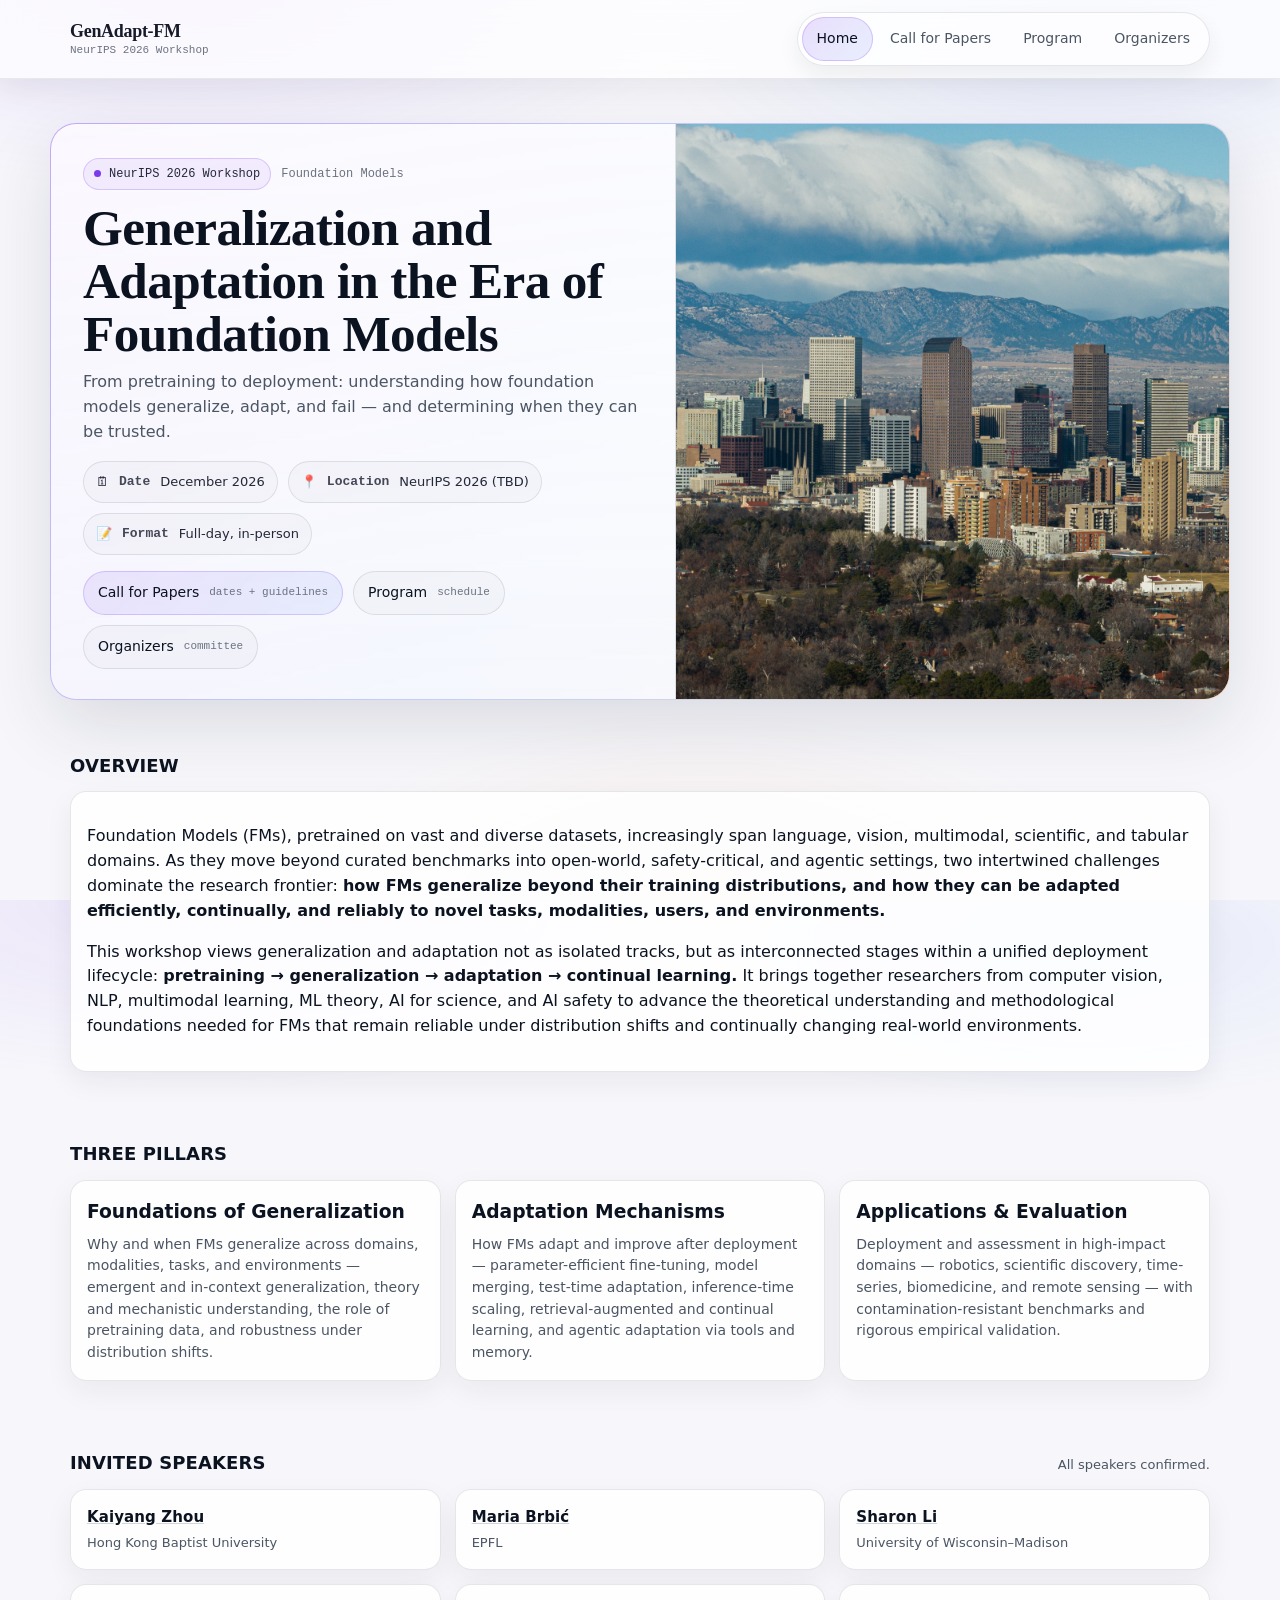
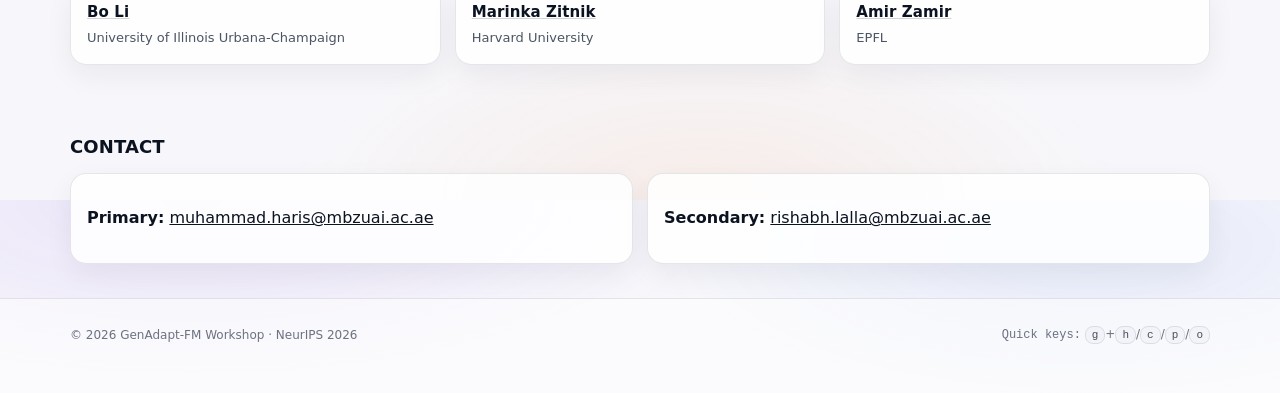
<file: index.html>
<!DOCTYPE html>
<html lang="en">
<head>
<meta charset="utf-8"/>
<meta content="width=device-width,initial-scale=1" name="viewport"/>
<title>GenAdapt-FM @ NeurIPS 2026 — Home</title>
<meta content="NeurIPS 2026 Workshop on Generalization and Adaptation in the Era of Foundation Models." name="description"/>
<meta content="#0a0f1f" name="theme-color"/>
<link href="styles.css" rel="stylesheet"/>
</head>
<body>
<div class="topbar">
<div class="container navwrap">
<div class="bar">
<a aria-label="Home" class="brand" href="index.html">
<span class="brandText">
<span class="brandTitle"><span class="brandAcr">GenAdapt-FM</span></span>
<span class="brandMeta">NeurIPS 2026 Workshop</span>
</span>
</a>
<button aria-label="Toggle menu" class="menuBtn">Menu ▾</button>
<nav aria-label="Primary navigation" class="nav">
<a href="index.html">Home</a>
<a href="call-for-papers.html">Call for Papers</a>
<a href="program.html">Program</a>
<a href="organizers.html">Organizers</a>
</nav>
</div>
</div>
</div>
<main>
<div class="container hero">
<div class="heroCard">
<div class="heroGrid">
<div class="heroText">
<div class="kicker">
<span class="pill"><span class="dot"></span>NeurIPS 2026 Workshop</span>
<span>Foundation Models</span>
</div>
<h1>Generalization and Adaptation in the Era of Foundation Models</h1>
<p class="sub">
From pretraining to deployment: understanding how foundation models generalize, adapt, and fail — and determining when they can be trusted.
</p>
<div class="infoRow">
<div class="chip">🗓 <b>Date</b> December 2026</div>
<div class="chip">📍 <b>Location</b> NeurIPS 2026 (TBD)</div>
<div class="chip">📝 <b>Format</b> Full-day, in-person</div>
</div>
<div class="actions">
<a class="btn primary" href="call-for-papers.html">Call for Papers <small>dates + guidelines</small></a>
<a class="btn" href="program.html">Program <small>schedule</small></a>
<a class="btn" href="organizers.html">Organizers <small>committee</small></a>
</div>
</div>
<div aria-hidden="true" class="heroArt">
<img alt="Abstract graphic" src="images/hero.jpg"/>
</div>
</div>
</div>
</div>
<section>
<div class="container">
<div class="sectionHead">
<h2>Overview</h2>
</div>
<div class="card">
<div class="cardPad">
<p>Foundation Models (FMs), pretrained on vast and diverse datasets, increasingly span language, vision, multimodal, scientific, and tabular domains. As they move beyond curated benchmarks into open-world, safety-critical, and agentic settings, two intertwined challenges dominate the research frontier: <b>how FMs generalize beyond their training distributions, and how they can be adapted efficiently, continually, and reliably to novel tasks, modalities, users, and environments.</b></p>
<p>This workshop views generalization and adaptation not as isolated tracks, but as interconnected stages within a unified deployment lifecycle: <b>pretraining → generalization → adaptation → continual learning.</b> It brings together researchers from computer vision, NLP, multimodal learning, ML theory, AI for science, and AI safety to advance the theoretical understanding and methodological foundations needed for FMs that remain reliable under distribution shifts and continually changing real-world environments.</p>
</div>
</div>
</div>
</section>
<section>
<div class="container">
<div class="sectionHead">
<h2>Three Pillars</h2>
</div>
<div class="grid cols3">
<div class="card"><div class="cardPad">
<h3 style="margin:0 0 8px 0;">Foundations of Generalization</h3>
<p style="margin:0;color:var(--muted);font-size:14px;">Why and when FMs generalize across domains, modalities, tasks, and environments — emergent and in-context generalization, theory and mechanistic understanding, the role of pretraining data, and robustness under distribution shifts.</p>
</div></div>
<div class="card"><div class="cardPad">
<h3 style="margin:0 0 8px 0;">Adaptation Mechanisms</h3>
<p style="margin:0;color:var(--muted);font-size:14px;">How FMs adapt and improve after deployment — parameter-efficient fine-tuning, model merging, test-time adaptation, inference-time scaling, retrieval-augmented and continual learning, and agentic adaptation via tools and memory.</p>
</div></div>
<div class="card"><div class="cardPad">
<h3 style="margin:0 0 8px 0;">Applications & Evaluation</h3>
<p style="margin:0;color:var(--muted);font-size:14px;">Deployment and assessment in high-impact domains — robotics, scientific discovery, time-series, biomedicine, and remote sensing — with contamination-resistant benchmarks and rigorous empirical validation.</p>
</div></div>
</div>
</div>
</section>
<section>
<div class="container">
<div class="sectionHead">
<h2>Invited Speakers</h2>
<p>All speakers confirmed.</p>
</div>
<div class="grid cols3">
<div class="card"><div class="cardPad"><div class="personTitle"><div>
<h3><a class="nameLink" href="https://kaiyangzhou.github.io/" rel="noopener" target="_blank">Kaiyang Zhou</a></h3>
<div class="aff">Hong Kong Baptist University</div>
</div></div></div></div>
<div class="card"><div class="cardPad"><div class="personTitle"><div>
<h3><a class="nameLink" href="https://brbiclab.epfl.ch/team/" rel="noopener" target="_blank">Maria Brbić</a></h3>
<div class="aff">EPFL</div>
</div></div></div></div>
<div class="card"><div class="cardPad"><div class="personTitle"><div>
<h3><a class="nameLink" href="https://pages.cs.wisc.edu/~sharonli/" rel="noopener" target="_blank">Sharon Li</a></h3>
<div class="aff">University of Wisconsin–Madison</div>
</div></div></div></div>
<div class="card"><div class="cardPad"><div class="personTitle"><div>
<h3><a class="nameLink" href="https://aisecure.github.io/" rel="noopener" target="_blank">Bo Li</a></h3>
<div class="aff">University of Illinois Urbana-Champaign</div>
</div></div></div></div>
<div class="card"><div class="cardPad"><div class="personTitle"><div>
<h3><a class="nameLink" href="https://zitniklab.hms.harvard.edu/bio/" rel="noopener" target="_blank">Marinka Zitnik</a></h3>
<div class="aff">Harvard University</div>
</div></div></div></div>
<div class="card"><div class="cardPad"><div class="personTitle"><div>
<h3><a class="nameLink" href="https://vilab.epfl.ch/zamir/" rel="noopener" target="_blank">Amir Zamir</a></h3>
<div class="aff">EPFL</div>
</div></div></div></div>
</div>
</div>
</section>
<section>
<div class="container">
<div class="sectionHead">
<h2>Contact</h2>
</div>
<div class="grid cols2">
<div class="card"><div class="cardPad"><p><b>Primary:</b> <a href="mailto:muhammad.haris@mbzuai.ac.ae" style="text-decoration:underline;">muhammad.haris@mbzuai.ac.ae</a></p></div></div>
<div class="card"><div class="cardPad"><p><b>Secondary:</b> <a href="mailto:rishabh.lalla@mbzuai.ac.ae" style="text-decoration:underline;">rishabh.lalla@mbzuai.ac.ae</a></p></div></div>
</div>
</div>
</section>
</main>
<footer class="footer">
<div class="container footerGrid">
<div>© 2026 GenAdapt-FM Workshop · NeurIPS 2026</div>
<div style="text-align:right;">
<span style="font-family:var(--mono);">Quick keys:</span>
<kbd class="key">g</kbd>+<kbd class="key">h</kbd>/<kbd class="key">c</kbd>/<kbd class="key">p</kbd>/<kbd class="key">o</kbd>
</div>
</div>
</footer>
<script src="script.js"></script>
</body>
</html>
</file>
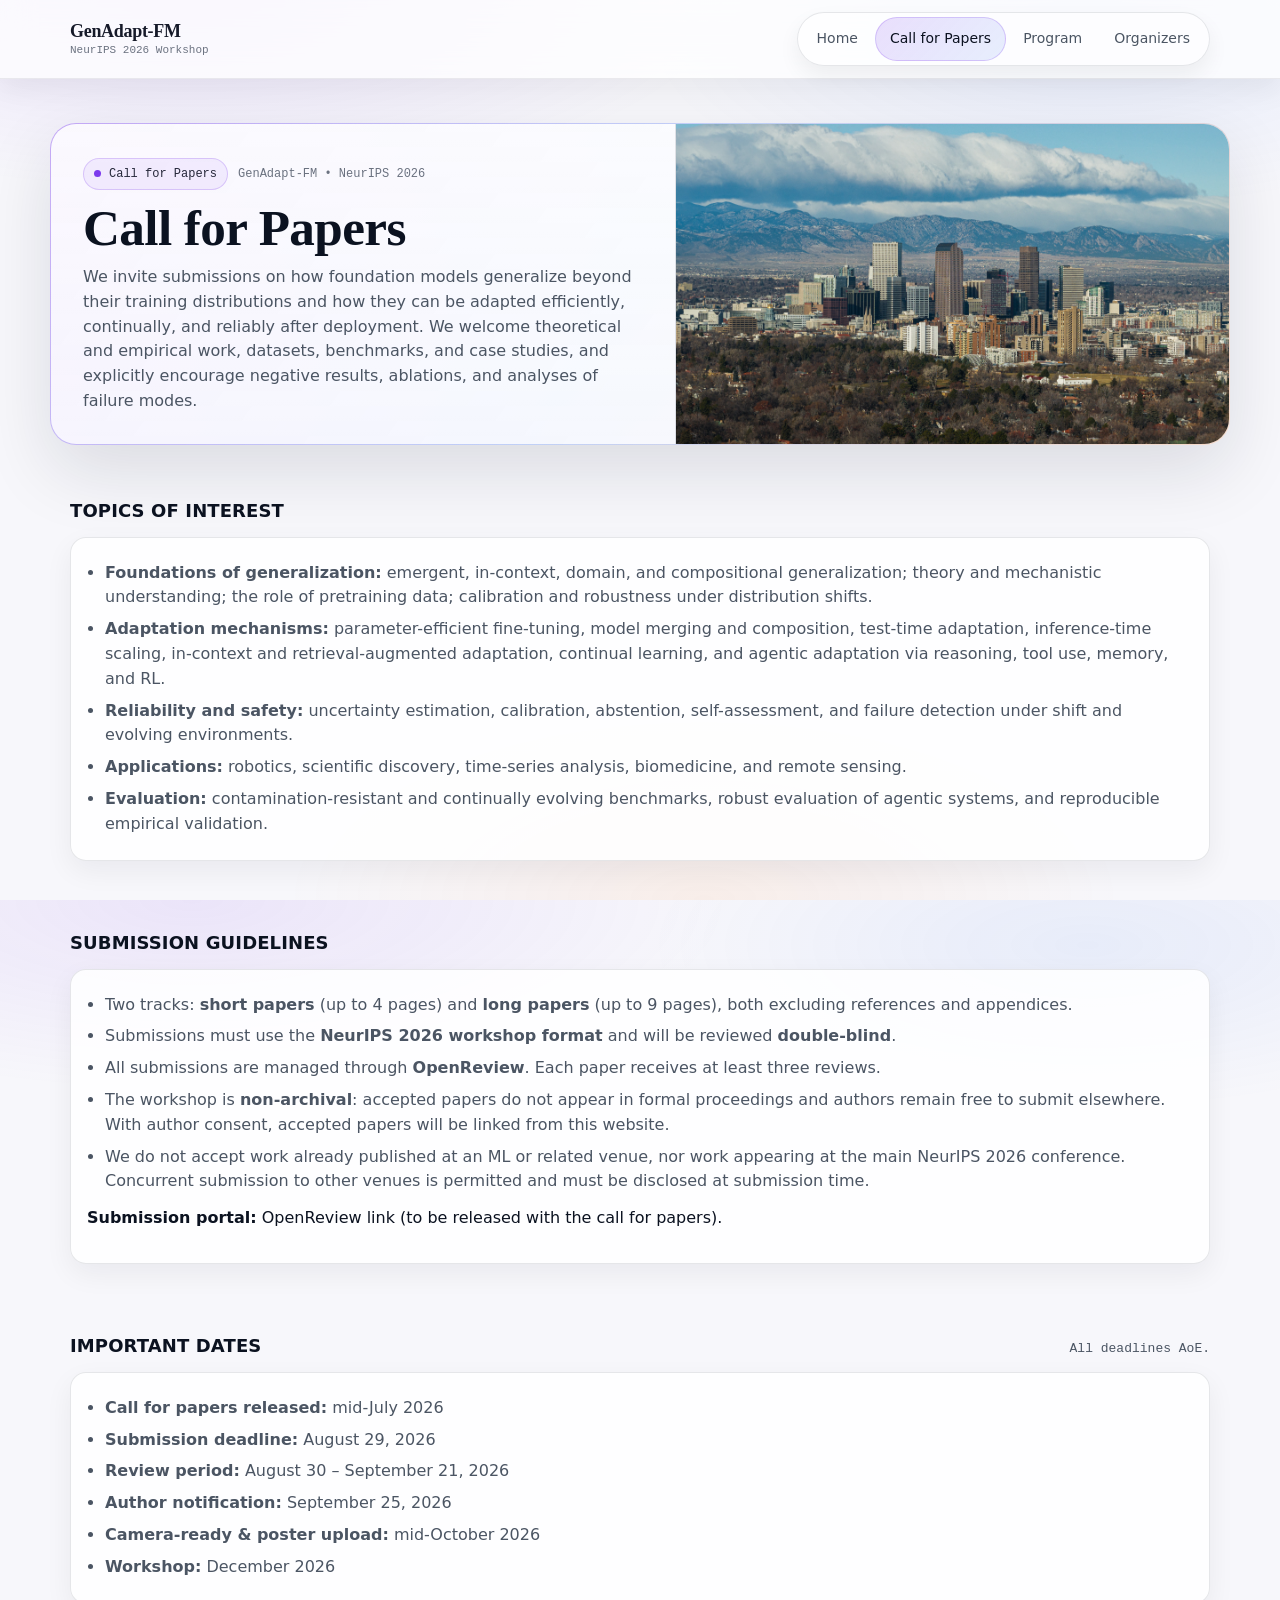
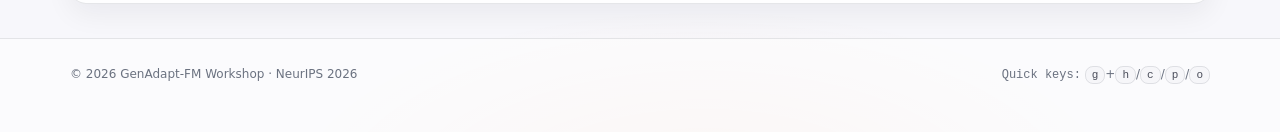
<file: call-for-papers.html>
<!DOCTYPE html>
<html lang="en">
<head>
<meta charset="utf-8"/>
<meta content="width=device-width,initial-scale=1" name="viewport"/>
<title>GenAdapt-FM @ NeurIPS 2026 — Call for Papers</title>
<meta content="NeurIPS 2026 Workshop on Generalization and Adaptation in the Era of Foundation Models." name="description"/>
<meta content="#0a0f1f" name="theme-color"/>
<link href="styles.css" rel="stylesheet"/>
</head>
<body>
<div class="topbar">
<div class="container navwrap">
<div class="bar">
<a aria-label="Home" class="brand" href="index.html">
<span class="brandText">
<span class="brandTitle"><span class="brandAcr">GenAdapt-FM</span></span>
<span class="brandMeta">NeurIPS 2026 Workshop</span>
</span>
</a>
<button aria-label="Toggle menu" class="menuBtn">Menu ▾</button>
<nav aria-label="Primary navigation" class="nav">
<a href="index.html">Home</a>
<a href="call-for-papers.html">Call for Papers</a>
<a href="program.html">Program</a>
<a href="organizers.html">Organizers</a>
</nav>
</div>
</div>
</div>
<main>
<div class="container hero">
<div class="heroCard">
<div class="heroGrid">
<div class="heroText">
<div class="kicker">
<span class="pill"><span class="dot"></span>Call for Papers</span>
<span>GenAdapt-FM • NeurIPS 2026</span>
</div>
<h1>Call for Papers</h1>
<p class="sub">We invite submissions on how foundation models generalize beyond their training distributions and how they can be adapted efficiently, continually, and reliably after deployment. We welcome theoretical and empirical work, datasets, benchmarks, and case studies, and explicitly encourage negative results, ablations, and analyses of failure modes.</p>
</div>
<div aria-hidden="true" class="heroArt">
<img alt="Abstract graphic" src="images/hero.jpg"/>
</div>
</div>
</div>
</div>
<section>
<div class="container">
<div class="sectionHead">
<h2>Topics of Interest</h2>
</div>
<div class="card"><div class="cardPad">
<ul class="clean">
<li><b>Foundations of generalization:</b> emergent, in-context, domain, and compositional generalization; theory and mechanistic understanding; the role of pretraining data; calibration and robustness under distribution shifts.</li>
<li><b>Adaptation mechanisms:</b> parameter-efficient fine-tuning, model merging and composition, test-time adaptation, inference-time scaling, in-context and retrieval-augmented adaptation, continual learning, and agentic adaptation via reasoning, tool use, memory, and RL.</li>
<li><b>Reliability and safety:</b> uncertainty estimation, calibration, abstention, self-assessment, and failure detection under shift and evolving environments.</li>
<li><b>Applications:</b> robotics, scientific discovery, time-series analysis, biomedicine, and remote sensing.</li>
<li><b>Evaluation:</b> contamination-resistant and continually evolving benchmarks, robust evaluation of agentic systems, and reproducible empirical validation.</li>
</ul>
</div></div>
</div>
</section>
<section>
<div class="container">
<div class="sectionHead">
<h2>Submission Guidelines</h2>
</div>
<div class="card"><div class="cardPad">
<ul class="clean">
<li>Two tracks: <b>short papers</b> (up to 4 pages) and <b>long papers</b> (up to 9 pages), both excluding references and appendices.</li>
<li>Submissions must use the <b>NeurIPS 2026 workshop format</b> and will be reviewed <b>double-blind</b>.</li>
<li>All submissions are managed through <b>OpenReview</b>. Each paper receives at least three reviews.</li>
<li>The workshop is <b>non-archival</b>: accepted papers do not appear in formal proceedings and authors remain free to submit elsewhere. With author consent, accepted papers will be linked from this website.</li>
<li>We do not accept work already published at an ML or related venue, nor work appearing at the main NeurIPS 2026 conference. Concurrent submission to other venues is permitted and must be disclosed at submission time.</li>
</ul>
<p style="margin-top:12px;"><b>Submission portal:</b> OpenReview link (to be released with the call for papers).</p>
</div></div>
</div>
</section>
<section>
<div class="container">
<div class="sectionHead">
<h2>Important Dates</h2>
<p class="schedNote">All deadlines AoE.</p>
</div>
<div class="card"><div class="cardPad">
<ul class="clean">
<li><b>Call for papers released:</b> mid-July 2026</li>
<li><b>Submission deadline:</b> August 29, 2026</li>
<li><b>Review period:</b> August 30 – September 21, 2026</li>
<li><b>Author notification:</b> September 25, 2026</li>
<li><b>Camera-ready & poster upload:</b> mid-October 2026</li>
<li><b>Workshop:</b> December 2026</li>
</ul>
</div></div>
</div>
</section>
</main>
<footer class="footer">
<div class="container footerGrid">
<div>© 2026 GenAdapt-FM Workshop · NeurIPS 2026</div>
<div style="text-align:right;">
<span style="font-family:var(--mono);">Quick keys:</span>
<kbd class="key">g</kbd>+<kbd class="key">h</kbd>/<kbd class="key">c</kbd>/<kbd class="key">p</kbd>/<kbd class="key">o</kbd>
</div>
</div>
</footer>
<script src="script.js"></script>
</body>
</html>
</file>
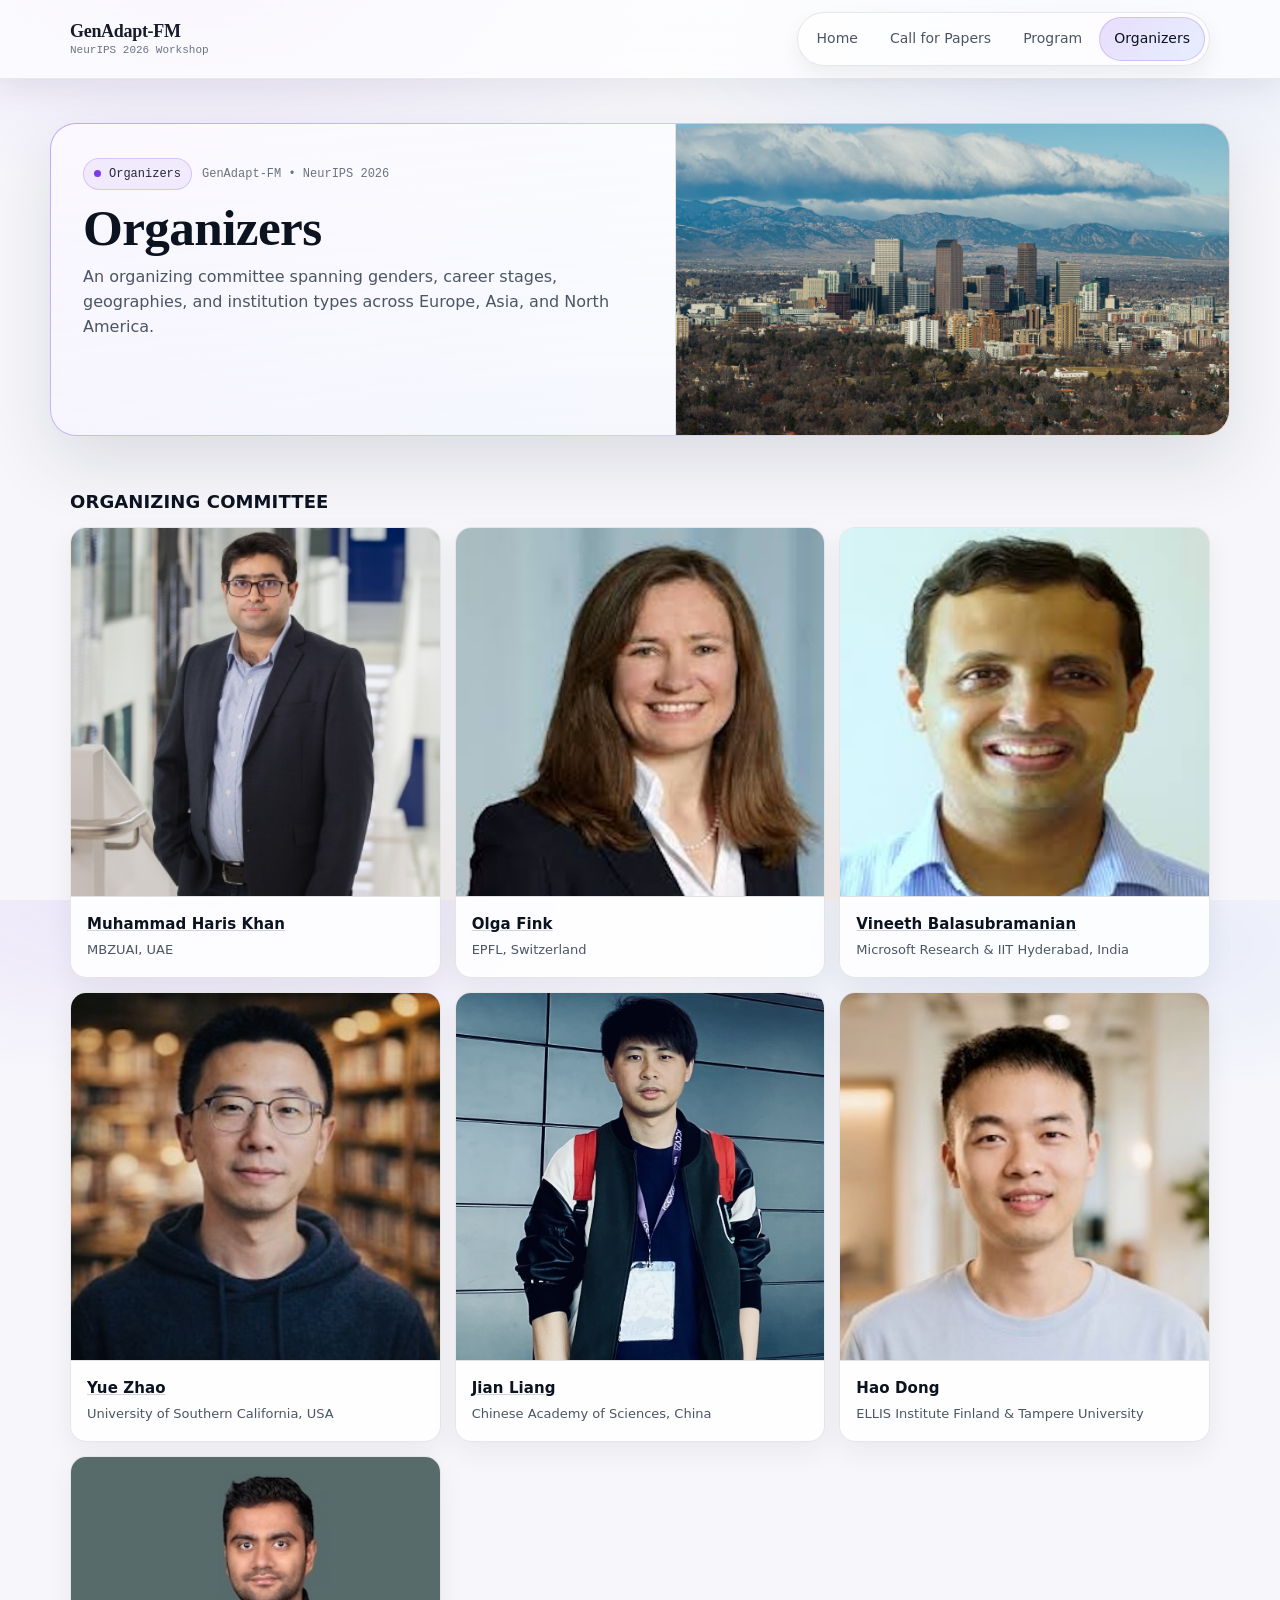
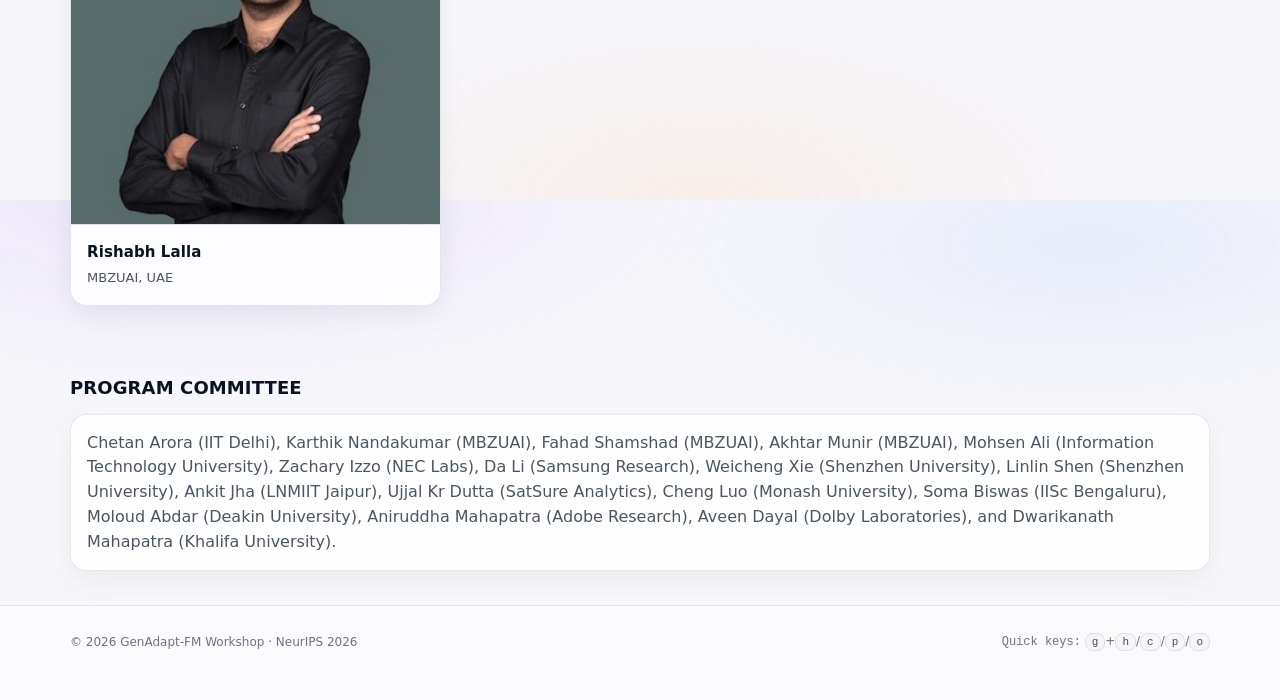
<file: organizers.html>
<!DOCTYPE html>
<html lang="en">
<head>
<meta charset="utf-8"/>
<meta content="width=device-width,initial-scale=1" name="viewport"/>
<title>GenAdapt-FM @ NeurIPS 2026 — Organizers</title>
<meta content="NeurIPS 2026 Workshop on Generalization and Adaptation in the Era of Foundation Models." name="description"/>
<meta content="#0a0f1f" name="theme-color"/>
<link href="styles.css" rel="stylesheet"/>
</head>
<body>
<div class="topbar">
<div class="container navwrap">
<div class="bar">
<a aria-label="Home" class="brand" href="index.html">
<span class="brandText">
<span class="brandTitle"><span class="brandAcr">GenAdapt-FM</span></span>
<span class="brandMeta">NeurIPS 2026 Workshop</span>
</span>
</a>
<button aria-label="Toggle menu" class="menuBtn">Menu ▾</button>
<nav aria-label="Primary navigation" class="nav">
<a href="index.html">Home</a>
<a href="call-for-papers.html">Call for Papers</a>
<a href="program.html">Program</a>
<a href="organizers.html">Organizers</a>
</nav>
</div>
</div>
</div>
<main>
<div class="container hero">
<div class="heroCard">
<div class="heroGrid">
<div class="heroText">
<div class="kicker">
<span class="pill"><span class="dot"></span>Organizers</span>
<span>GenAdapt-FM • NeurIPS 2026</span>
</div>
<h1>Organizers</h1>
<p class="sub">An organizing committee spanning genders, career stages, geographies, and institution types across Europe, Asia, and North America.</p>
</div>
<div aria-hidden="true" class="heroArt">
<img alt="Abstract graphic" src="images/hero.jpg"/>
</div>
</div>
</div>
</div>
<section>
<div class="container">
<div class="sectionHead">
<h2>Organizing Committee</h2>
</div>
<div class="grid cols3">
<div class="card"><div class="media"><img alt="Muhammad Haris Khan" src="images/people/Muhammad-Haris-Khan.jpg"/></div><div class="cardPad"><div class="personTitle"><div>
<h3><a class="nameLink" href="https://m-haris-khan.com/" rel="noopener" target="_blank">Muhammad Haris Khan</a></h3>
<div class="aff">MBZUAI, UAE</div>
</div></div></div></div>
<div class="card"><div class="media"><img alt="Olga Fink" src="images/people/olga-fink.jpeg"/></div><div class="cardPad"><div class="personTitle"><div>
<h3><a class="nameLink" href="https://www.epfl.ch/labs/imos/" rel="noopener" target="_blank">Olga Fink</a></h3>
<div class="aff">EPFL, Switzerland</div>
</div></div></div></div>
<div class="card"><div class="media"><img alt="Vineeth Balasubramanian" src="images/people/vineeth-balasubramanian.jpeg"/></div><div class="cardPad"><div class="personTitle"><div>
<h3><a class="nameLink" href="https://people.iith.ac.in/vineethnb/" rel="noopener" target="_blank">Vineeth Balasubramanian</a></h3>
<div class="aff">Microsoft Research &amp; IIT Hyderabad, India</div>
</div></div></div></div>
<div class="card"><div class="media"><img alt="Yue Zhao" src="images/people/Yue-Zhao.jpeg"/></div><div class="cardPad"><div class="personTitle"><div>
<h3><a class="nameLink" href="https://viterbi-web.usc.edu/~yzhao010/" rel="noopener" target="_blank">Yue Zhao</a></h3>
<div class="aff">University of Southern California, USA</div>
</div></div></div></div>
<div class="card"><div class="media"><img alt="Jian Liang" src="images/people/liangjian.jpg"/></div><div class="cardPad"><div class="personTitle"><div>
<h3><a class="nameLink" href="https://liangjian.xyz/" rel="noopener" target="_blank">Jian Liang</a></h3>
<div class="aff">Chinese Academy of Sciences, China</div>
</div></div></div></div>
<div class="card"><div class="media"><img alt="Hao Dong" src="images/people/hao-dong.jpeg"/></div><div class="cardPad"><div class="personTitle"><div>
<h3>Hao Dong</h3>
<div class="aff">ELLIS Institute Finland &amp; Tampere University</div>
</div></div></div></div>
<div class="card"><div class="media"><img alt="Rishabh Lalla" src="images/people/rishabh-lalla.jpg"/></div><div class="cardPad"><div class="personTitle"><div>
<h3>Rishabh Lalla</h3>
<div class="aff">MBZUAI, UAE</div>
</div></div></div></div>
</div>
</div>
</section>
<section>
<div class="container">
<div class="sectionHead">
<h2>Program Committee</h2>
</div>
<div class="card"><div class="cardPad">
<p style="margin:0;color:var(--muted);">Chetan Arora (IIT Delhi), Karthik Nandakumar (MBZUAI), Fahad Shamshad (MBZUAI), Akhtar Munir (MBZUAI), Mohsen Ali (Information Technology University), Zachary Izzo (NEC Labs), Da Li (Samsung Research), Weicheng Xie (Shenzhen University), Linlin Shen (Shenzhen University), Ankit Jha (LNMIIT Jaipur), Ujjal Kr Dutta (SatSure Analytics), Cheng Luo (Monash University), Soma Biswas (IISc Bengaluru), Moloud Abdar (Deakin University), Aniruddha Mahapatra (Adobe Research), Aveen Dayal (Dolby Laboratories), and Dwarikanath Mahapatra (Khalifa University).</p>
</div></div>
</div>
</section>
</main>
<footer class="footer">
<div class="container footerGrid">
<div>© 2026 GenAdapt-FM Workshop · NeurIPS 2026</div>
<div style="text-align:right;">
<span style="font-family:var(--mono);">Quick keys:</span>
<kbd class="key">g</kbd>+<kbd class="key">h</kbd>/<kbd class="key">c</kbd>/<kbd class="key">p</kbd>/<kbd class="key">o</kbd>
</div>
</div>
</footer>
<script src="script.js"></script>
</body>
</html>
</file>
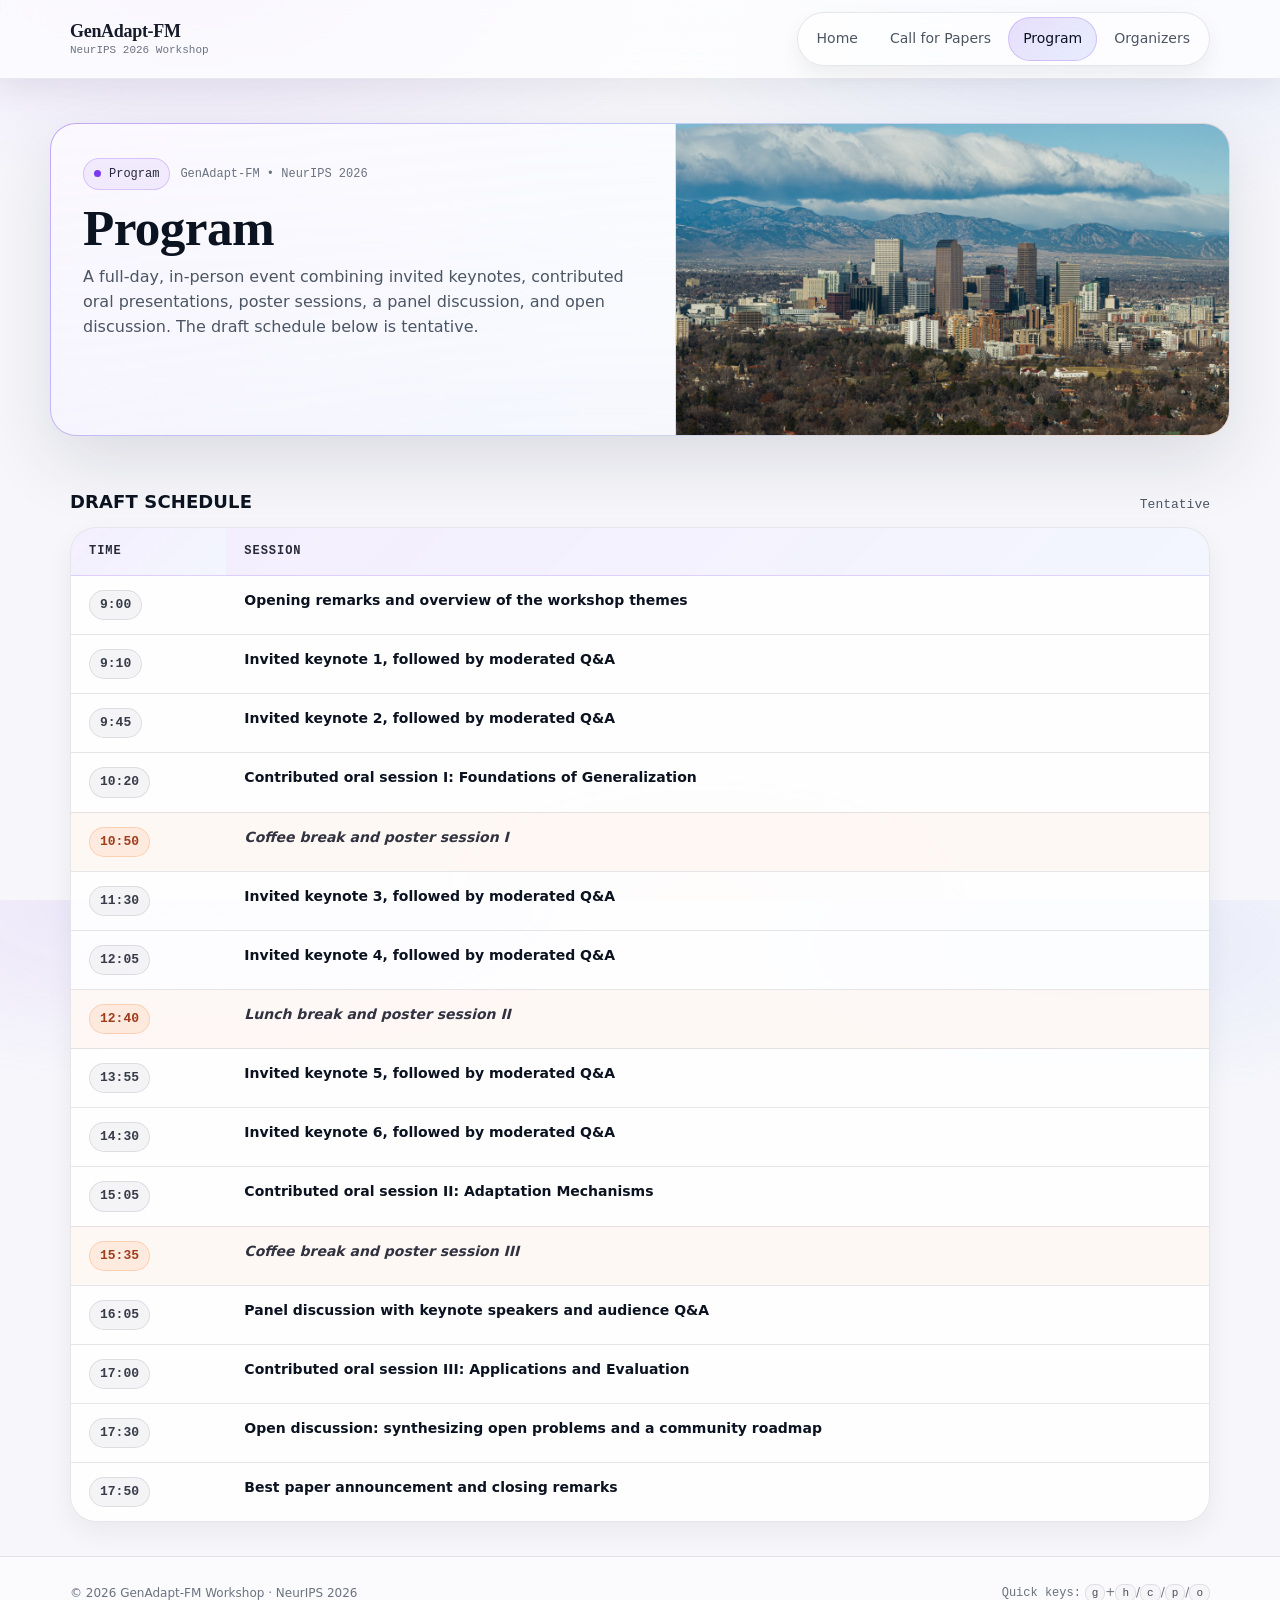
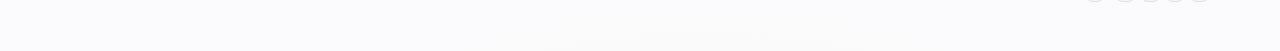
<file: program.html>
<!DOCTYPE html>
<html lang="en">
<head>
<meta charset="utf-8"/>
<meta content="width=device-width,initial-scale=1" name="viewport"/>
<title>GenAdapt-FM @ NeurIPS 2026 — Program</title>
<meta content="NeurIPS 2026 Workshop on Generalization and Adaptation in the Era of Foundation Models." name="description"/>
<meta content="#0a0f1f" name="theme-color"/>
<link href="styles.css" rel="stylesheet"/>
</head>
<body>
<div class="topbar">
<div class="container navwrap">
<div class="bar">
<a aria-label="Home" class="brand" href="index.html">
<span class="brandText">
<span class="brandTitle"><span class="brandAcr">GenAdapt-FM</span></span>
<span class="brandMeta">NeurIPS 2026 Workshop</span>
</span>
</a>
<button aria-label="Toggle menu" class="menuBtn">Menu ▾</button>
<nav aria-label="Primary navigation" class="nav">
<a href="index.html">Home</a>
<a href="call-for-papers.html">Call for Papers</a>
<a href="program.html">Program</a>
<a href="organizers.html">Organizers</a>
</nav>
</div>
</div>
</div>
<main>
<div class="container hero">
<div class="heroCard">
<div class="heroGrid">
<div class="heroText">
<div class="kicker">
<span class="pill"><span class="dot"></span>Program</span>
<span>GenAdapt-FM • NeurIPS 2026</span>
</div>
<h1>Program</h1>
<p class="sub">A full-day, in-person event combining invited keynotes, contributed oral presentations, poster sessions, a panel discussion, and open discussion. The draft schedule below is tentative.</p>
</div>
<div aria-hidden="true" class="heroArt">
<img alt="Abstract graphic" src="images/hero.jpg"/>
</div>
</div>
</div>
</div>
<section>
<div class="container">
<div class="sectionHead">
<h2>Draft Schedule</h2>
<p class="schedNote">Tentative</p>
</div>
<div class="tableWrap schedTable">
<table>
<thead><tr><th>Time</th><th>Session</th></tr></thead>
<tbody>
<tr><td><span class="schedTime">9:00</span></td><td class="schedActivity">Opening remarks and overview of the workshop themes</td></tr>
<tr><td><span class="schedTime">9:10</span></td><td class="schedActivity">Invited keynote 1, followed by moderated Q&amp;A</td></tr>
<tr><td><span class="schedTime">9:45</span></td><td class="schedActivity">Invited keynote 2, followed by moderated Q&amp;A</td></tr>
<tr><td><span class="schedTime">10:20</span></td><td class="schedActivity">Contributed oral session I: Foundations of Generalization</td></tr>
<tr class="schedBreak"><td><span class="schedTime">10:50</span></td><td class="schedActivity">Coffee break and poster session I</td></tr>
<tr><td><span class="schedTime">11:30</span></td><td class="schedActivity">Invited keynote 3, followed by moderated Q&amp;A</td></tr>
<tr><td><span class="schedTime">12:05</span></td><td class="schedActivity">Invited keynote 4, followed by moderated Q&amp;A</td></tr>
<tr class="schedBreak"><td><span class="schedTime">12:40</span></td><td class="schedActivity">Lunch break and poster session II</td></tr>
<tr><td><span class="schedTime">13:55</span></td><td class="schedActivity">Invited keynote 5, followed by moderated Q&amp;A</td></tr>
<tr><td><span class="schedTime">14:30</span></td><td class="schedActivity">Invited keynote 6, followed by moderated Q&amp;A</td></tr>
<tr><td><span class="schedTime">15:05</span></td><td class="schedActivity">Contributed oral session II: Adaptation Mechanisms</td></tr>
<tr class="schedBreak"><td><span class="schedTime">15:35</span></td><td class="schedActivity">Coffee break and poster session III</td></tr>
<tr><td><span class="schedTime">16:05</span></td><td class="schedActivity">Panel discussion with keynote speakers and audience Q&amp;A</td></tr>
<tr><td><span class="schedTime">17:00</span></td><td class="schedActivity">Contributed oral session III: Applications and Evaluation</td></tr>
<tr><td><span class="schedTime">17:30</span></td><td class="schedActivity">Open discussion: synthesizing open problems and a community roadmap</td></tr>
<tr><td><span class="schedTime">17:50</span></td><td class="schedActivity">Best paper announcement and closing remarks</td></tr>
</tbody>
</table>
</div>
</div>
</section>
</main>
<footer class="footer">
<div class="container footerGrid">
<div>© 2026 GenAdapt-FM Workshop · NeurIPS 2026</div>
<div style="text-align:right;">
<span style="font-family:var(--mono);">Quick keys:</span>
<kbd class="key">g</kbd>+<kbd class="key">h</kbd>/<kbd class="key">c</kbd>/<kbd class="key">p</kbd>/<kbd class="key">o</kbd>
</div>
</div>
</footer>
<script src="script.js"></script>
</body>
</html>
</file>
<file: styles.css>
:root{
  --bg: #f7f7fb;
  --paper: #ffffff;
  --ink: #0b1220;
  --muted: #4b5563;
  --faint: #6b7280;
  --line: rgba(15,23,42,.10);
  --shadow: 0 18px 55px rgba(15,23,42,.10);

  --accent: #7c3aed; /* violet */
  --accent2:#2563eb; /* blue */
  --accent3:#f97316; /* orange */

  --radius: 16px;
  --radius2: 26px;
  --max: 1180px;

  --sans: ui-sans-serif, system-ui, -apple-system, Segoe UI, Roboto, Helvetica, Arial, "Apple Color Emoji","Segoe UI Emoji";
  --serif: ui-serif, Georgia, Cambria, "Times New Roman", Times, serif;
  --mono: ui-monospace, SFMono-Regular, Menlo, Monaco, Consolas, "Liberation Mono", "Courier New", monospace;
}

*{box-sizing:border-box}
html,body{height:100%}
body{
  margin:0;
  font-family: var(--sans);
  color: var(--ink);
  line-height:1.55;
  background:
    radial-gradient(900px 320px at 15% 0%, rgba(124,58,237,.10), transparent 60%),
    radial-gradient(800px 300px at 85% 5%, rgba(37,99,235,.08), transparent 55%),
    radial-gradient(700px 320px at 55% 100%, rgba(249,115,22,.08), transparent 60%),
    var(--bg);
}

a{color:inherit}
a:hover{opacity:.92}
small{color:var(--faint)}
img{max-width:100%; display:block}

.container{max-width:var(--max); margin:0 auto; padding:0 20px; position:relative}


.topbar{
  position:sticky; top:0; z-index:60;
  background: rgba(255,255,255,.72);
  backdrop-filter: blur(16px);
  border-bottom:1px solid rgba(15,23,42,.08);
  box-shadow: 0 12px 28px rgba(2,6,23,.06);
}
.topbar:after{display:none}
.bar{
  display:flex; align-items:center; justify-content:space-between;
  gap:16px;
  padding:12px 0;
}
.brand{
  display:flex; align-items:center; gap:14px;
  text-decoration:none;
}
.logoWrap{
  width:150px; height:101px;
  border-radius:0;
  padding:0;
  background: transparent;
  box-shadow: none;
  flex: 0 0 auto;
}
.logo{
  width:100%; height:100%;
  border-radius:0;
  display:block;
  object-fit: contain;
  border:0;
  background: transparent;
  filter: drop-shadow(0 12px 18px rgba(2,6,23,.16));
}
.brandText{display:flex; flex-direction:column; line-height:1.05}
.brandTitle{
  font-weight:800;
  font-size:18px;
  letter-spacing:-.3px;
  color: rgba(2,6,23,.92);
  white-space:nowrap;
}
.brandAcr{font-family: var(--serif)}
.brandEdition{
  font-family: var(--mono);
  font-weight:650;
  font-size:12px;
  color: rgba(2,6,23,.62);
}
.brandMeta{
  font-family: var(--mono);
  font-size:11px;
  color: var(--faint);
  margin-top:4px;
  white-space:nowrap;
}
@media (max-width: 520px){
  .logoWrap{width:96px; height:64px}
  .brandTitle{font-size:16px}
}

@media (max-width: 420px){
  .brandEdition{display:none}
  .brandMeta{display:none}
  .brandTitle{font-size:15px}
}

.nav{
  display:flex; align-items:center; gap:2px;
  padding:4px;
  border-radius:999px;
  border:1px solid rgba(15,23,42,.10);
  background: rgba(255,255,255,.58);
  box-shadow: 0 10px 22px rgba(2,6,23,.06);
}
.nav a{
  text-decoration:none;
  color: var(--muted);
  font-size:14px;
  padding:10px 14px;
  border-radius: 999px;
  border:1px solid transparent;
}
.nav a.active{
  color: var(--ink);
  background: linear-gradient(135deg, rgba(124,58,237,.16), rgba(37,99,235,.10));
  border-color: rgba(124,58,237,.22);
}
.nav a:hover{
  color: var(--ink);
  background: rgba(15,23,42,.03);
  border-color: rgba(15,23,42,.10);
}
.menuBtn{
  display:none;
  border:1px solid var(--line);
  background: rgba(15,23,42,.03);
  padding:10px 12px;
  border-radius: 999px;
  cursor:pointer;
}
@media (max-width: 920px){
  .nav{display:none}
  .menuBtn{display:inline-flex}
  .navwrap.open .nav{
    display:flex;
    position:absolute;
    top:100%;
    left:0; right:0;
    flex-direction:column;
    align-items:flex-start;
    gap:6px;
    padding:10px 20px 16px;
    background: rgba(247,247,251,.94);
    border-bottom:1px solid var(--line);
  }
  .navwrap.open .nav a{width:100%}
}

/* hero */
.hero{padding:44px 0 18px}
.heroCard{
  border-radius: var(--radius2);
  border:1px solid transparent;
  background:
    linear-gradient(rgba(255,255,255,.92), rgba(255,255,255,.84)) padding-box,
    linear-gradient(125deg, rgba(124,58,237,.40), rgba(37,99,235,.26), rgba(249,115,22,.22)) border-box;
  box-shadow: 0 26px 70px rgba(15,23,42,.12);
  overflow:hidden;
}
.heroGrid{
  display:grid;
  grid-template-columns: 1.06fr .94fr;
}
@media (max-width: 980px){ .heroGrid{grid-template-columns:1fr} }

.heroText{padding:34px 32px 30px}
.heroArt{
  border-left:1px solid var(--line);
  background: rgba(15,23,42,.01);
  display:grid; place-items:stretch;
}
@media (max-width: 980px){ .heroArt{border-left:0; border-top:1px solid var(--line)} }
.heroArt img{width:100%; height:100%; object-fit:cover; min-height: 280px}

.kicker{
  display:flex; flex-wrap:wrap; gap:10px; align-items:center;
  font-family: var(--mono);
  font-size:12px;
  color: var(--faint);
}
.pill{
  display:inline-flex; align-items:center; gap:8px;
  padding:6px 10px;
  border-radius:999px;
  border:1px solid rgba(124,58,237,.22);
  background: rgba(124,58,237,.07);
  color: rgba(2,6,23,.85);
}
.pill .dot{width:7px; height:7px; border-radius:50%; background: var(--accent)}
h1{
  font-family: var(--serif);
  margin:12px 0 10px;
  font-size: clamp(34px, 4vw, 52px);
  line-height: 1.03;
  letter-spacing: -.6px;
}
@media (max-width: 520px){ h1{font-size:34px} }

.sub{
  margin:0;
  color: var(--muted);
  font-size: 16px;
  max-width: 70ch;
}
.infoRow{
  display:flex; flex-wrap:wrap; gap:10px;
  margin-top:16px;
}
.chip{
  display:inline-flex; align-items:center; gap:10px;
  padding:10px 12px;
  border-radius: 999px;
  border:1px solid var(--line);
  background: rgba(15,23,42,.02);
  color: rgba(2,6,23,.86);
  font-size:13px;
}
.chip b{font-family: var(--mono); font-weight:650; color: rgba(2,6,23,.72)}
.actions{display:flex; flex-wrap:wrap; gap:10px; margin-top:16px}
.btn{
  display:inline-flex; align-items:center; gap:10px;
  padding:10px 14px;
  border-radius: 999px;
  border:1px solid var(--line);
  background: rgba(15,23,42,.02);
  text-decoration:none;
  color: var(--ink);
  font-size:14px;
}
.btn.primary{
  border-color: rgba(124,58,237,.22);
  background: linear-gradient(135deg, rgba(124,58,237,.10), rgba(37,99,235,.08));
}
.btn small{font-family: var(--mono); font-size:11px; color: var(--faint)}

/* sections */
section{padding:34px 0}
.sectionHead{
  display:flex; align-items:baseline; justify-content:space-between;
  gap:14px;
  margin-bottom:12px;
}
.sectionHead h2{
  margin:0;
  font-size:18px;
  letter-spacing:.12px;
  text-transform: uppercase;
}
.sectionHead p{margin:0; color: var(--muted); font-size:13px}

/* cards & grids */
.grid{display:grid; gap:14px}
.grid.cols3{grid-template-columns: repeat(3, minmax(0,1fr))}
.grid.cols2{grid-template-columns: repeat(2, minmax(0,1fr))}
@media (max-width: 980px){
  .grid.cols3{grid-template-columns: repeat(2, minmax(0,1fr))}
}
@media (max-width: 560px){
  .grid.cols3,.grid.cols2{grid-template-columns:1fr}
}

.card{
  border:1px solid var(--line);
  border-radius: var(--radius);
  background: rgba(255,255,255,.86);
  box-shadow: 0 10px 28px rgba(15,23,42,.06);
  overflow:hidden;
}
.cardPad{padding:16px}

/* big images */
.media{
  width: 100%;
  aspect-ratio: 1 / 1;         /* square tiles for 512×512 images */
  overflow: hidden;
  border-bottom: 1px solid var(--line);
  background: rgba(15,23,42,.02);
}
.media img{
  width: 100%;
  height: 100%;
  object-fit: cover;           /* safe: container is square */
  object-position: center;
  display: block;
}

/* remove CV overlay artifacts from older markup */
.corners, .corner, .badge{display:none !important}

.personTitle{
  display:flex; align-items:flex-start; justify-content:space-between; gap:10px;
}
.personTitle h3{
  margin:0;
  font-size:15px;
  letter-spacing:.1px;
}
.personTitle a.nameLink{
  text-decoration: underline;
  text-decoration-color: rgba(15,23,42,.18);
}
.personTitle .aff{
  margin-top:4px;
  color: var(--muted);
  font-size:13px;
}

ul.clean{
  margin:0;
  padding-left: 18px;
  color: var(--muted);
}
ul.clean li{margin:7px 0}

.paperList{
  margin:0;
  padding-left: 22px;
}
.paperList li{
  margin: 10px 0;
  padding-left: 4px;
}
.paperList li + li{
  border-top: 1px solid var(--line);
  padding-top: 12px;
}
.paperList .paperTitle{
  font-size: 15px;
  font-weight: 600;
  color: rgba(2,6,23,.92);
  letter-spacing: .1px;
}
.paperList .aff{
  margin-top: 4px;
  color: var(--muted);
  font-size: 13px;
}
.paperTag{
  display: inline-block !important;
  margin-left: 8px;
  padding: 2px 8px;
  border-radius: 999px;
  font-family: var(--mono);
  font-size: 11px;
  font-weight: 600;
  letter-spacing: .3px;
  vertical-align: middle;
}
.paperTag.tag4p{
  background: rgba(234,179,8,.15);
  color: #92560a;
  border: 1px solid rgba(234,179,8,.45);
}
.paperTag.boardId{
  float: right;
  margin-left: 12px;
  background: rgba(37,99,235,.12);
  color: #1d4ed8;
  border: 1px solid rgba(37,99,235,.4);
}

/* tables */
.tableWrap{
  overflow:auto;
  border-radius: var(--radius2);
  border:1px solid var(--line);
  background: rgba(255,255,255,.86);
  box-shadow: 0 10px 26px rgba(15,23,42,.06);
}
table{border-collapse:collapse; width:100%; min-width:680px}
th,td{
  padding:12px 14px;
  border-bottom:1px solid var(--line);
  text-align:left;
  vertical-align:top;
  font-size:13px;
}
th{
  font-family: var(--mono);
  color: rgba(2,6,23,.85);
  background: rgba(15,23,42,.02);
}
td{color: var(--muted)}
tr:last-child td{border-bottom:0}

/* footer */
.footer{
  padding:26px 0 48px;
  color: var(--faint);
  border-top:1px solid var(--line);
  font-size:12px;
  background: rgba(255,255,255,.55);
}
.footerGrid{
  display:grid;
  grid-template-columns: 1fr auto;
  gap:12px;
  align-items:center;
}
@media (max-width: 720px){ .footerGrid{grid-template-columns:1fr} }

kbd.key{
  padding:2px 6px;
  border-radius: 8px;
  border:1px solid var(--line);
  background: rgba(15,23,42,.02);
  font-size:11px;
  font-family: var(--mono);
  color: rgba(2,6,23,.70);
}


/* program: schedule + invited talks */
.tbdCard{border-radius: var(--radius2)}
.tbdText{
  margin:0;
  padding: 10px 2px;
  font-family: var(--mono);
  font-size: 16px;
  color: rgba(2,6,23,.78);
}

.schedNote{
  font-family: var(--mono);
  font-size: 12px;
  font-weight: 500;
  text-transform: none;
  letter-spacing: 0;
  color: var(--faint);
  margin-left: 8px;
}

.schedTable table{min-width: 560px}
.schedTable th{
  font-size: 12px;
  text-transform: uppercase;
  letter-spacing: .08em;
  padding: 14px 18px;
  background: linear-gradient(135deg, rgba(124,58,237,.08), rgba(37,99,235,.05));
  border-bottom: 1px solid rgba(124,58,237,.18);
}
.schedTable td{
  padding: 14px 18px;
  color: var(--ink);
  transition: background .15s ease;
}
.schedTable tbody tr:hover td{
  background: rgba(124,58,237,.04);
}
.schedTable .schedTime{
  font-family: var(--mono);
  font-size: 13px;
  font-weight: 650;
  color: rgba(2,6,23,.78);
  display: inline-block;
  padding: 4px 10px;
  border-radius: 999px;
  background: rgba(15,23,42,.04);
  border: 1px solid var(--line);
  white-space: nowrap;
}
.schedTable .schedActivity{
  font-size: 14px;
  font-weight: 600;
  color: var(--ink);
}
.schedTable tr.schedBreak td{
  background: rgba(249,115,22,.04);
}
.schedTable tr.schedBreak:hover td{
  background: rgba(249,115,22,.08);
}
.schedTable tr.schedBreak .schedActivity{
  color: rgba(2,6,23,.82);
  font-style: italic;
}
.schedTable tr.schedBreak .schedTime{
  background: rgba(249,115,22,.10);
  border-color: rgba(249,115,22,.22);
  color: rgba(154,52,18,.95);
}

.talkList{display:grid; gap:14px}
.talk{
  display:flex;
  gap:18px;
  padding:16px;
  align-items:flex-start;
}
.talkLeft{
  width: 230px;
  flex: 0 0 230px;
  display:flex;
  flex-direction:column;
  align-items:center;
  gap:10px;
  padding-right: 14px;
  border-right: 1px solid var(--line);
}
.talkPhoto{
  width: 132px;
  height: 132px;
  border-radius: 24px;
  object-fit: cover;
  border: 1px solid rgba(15,23,42,.10);
  box-shadow: 0 14px 28px rgba(2,6,23,.10);
  background: rgba(15,23,42,.02);
}
.talkWho{display:flex; flex-direction:column; gap:4px; text-align:center}
.talkName{font-weight: 850; letter-spacing: -.2px}
.talkAff{font-family: var(--mono); font-size: 12px; color: var(--muted)}

.talkRight{flex:1; min-width:0}
.talkField{margin:0 0 10px; color: var(--muted); font-size:14px; line-height:1.6}
.talkField:last-child{margin-bottom:0}
.talkLabel{font-family: var(--mono); font-weight:650; color: rgba(2,6,23,.85)}

@media (max-width: 780px){
  .talk{flex-direction:column}
  .talkLeft{
    width:auto; flex: 0 0 auto;
    flex-direction:row;
    justify-content:flex-start;
    align-items:center;
    text-align:left;
    padding-right:0;
    border-right:0;
    padding-bottom:12px;
    border-bottom: 1px solid var(--line);
  }
  .talkWho{text-align:left}
  .talkPhoto{width:96px; height:96px; border-radius:18px}
}


/* organizers layout */
.grid.cols1{grid-template-columns:1fr}
.orgRow{display:flex; gap:18px; align-items:flex-start}
.orgLeft{flex:0 0 190px; display:flex; flex-direction:column; gap:10px}
.orgPhoto{width:190px; aspect-ratio:1/1; overflow:hidden; border-radius:14px; border:1px solid var(--line); background: rgba(15,23,42,.02)}
.orgPhoto img{width:100%; height:100%; object-fit:cover}
.orgMeta h3{margin:0; font-size:16px}
.orgMeta .aff{margin-top:6px; color: var(--muted); font-size:13px}
.orgMeta .email{margin-top:6px; font-family: var(--mono); font-size:12px}
.orgMeta .email a{text-decoration:underline; text-decoration-color: rgba(15,23,42,.18)}
.orgBio{flex:1; color: var(--muted); font-size:13px}
.orgBio p{margin:0 0 10px}
.orgBio p:last-child{margin-bottom:0}
@media (max-width: 720px){
  .orgRow{flex-direction:column}
  .orgLeft{flex:0 0 auto; width:100%}
  .orgPhoto{width:100%}
}
</file>
